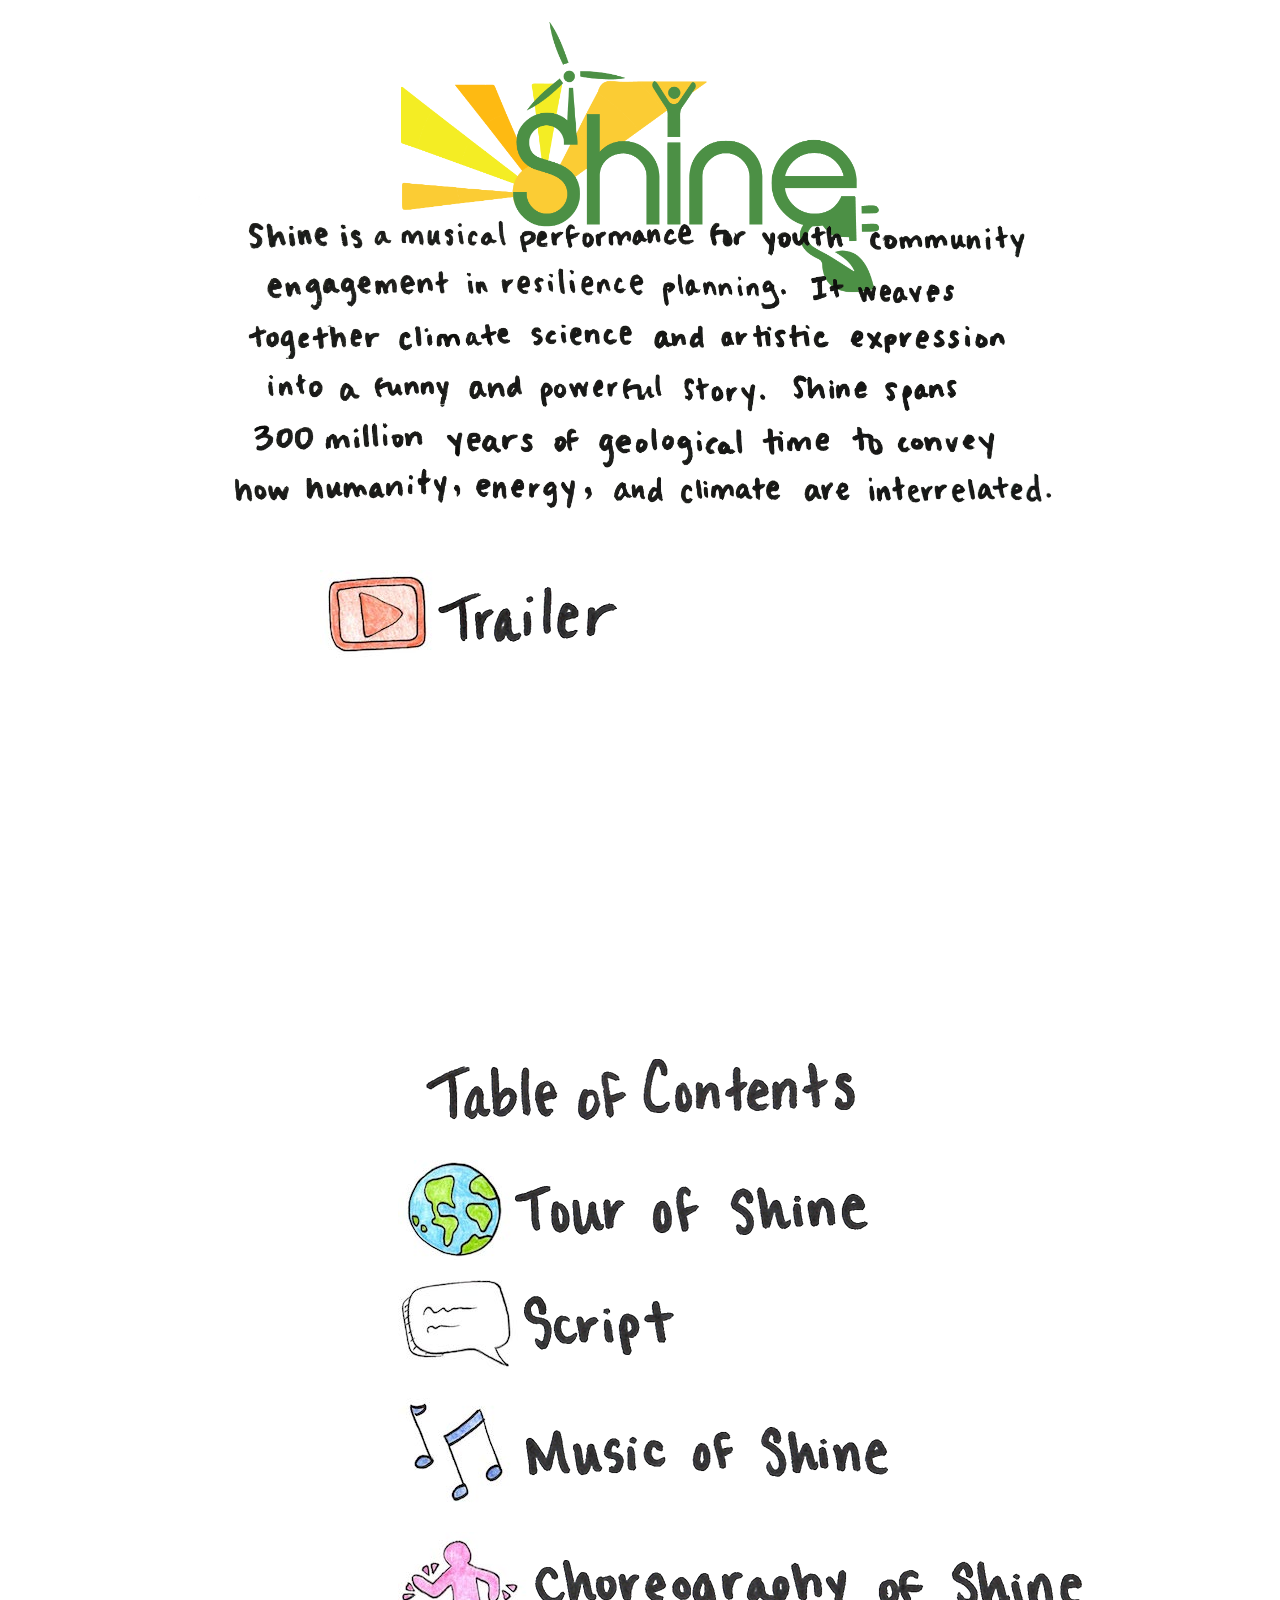
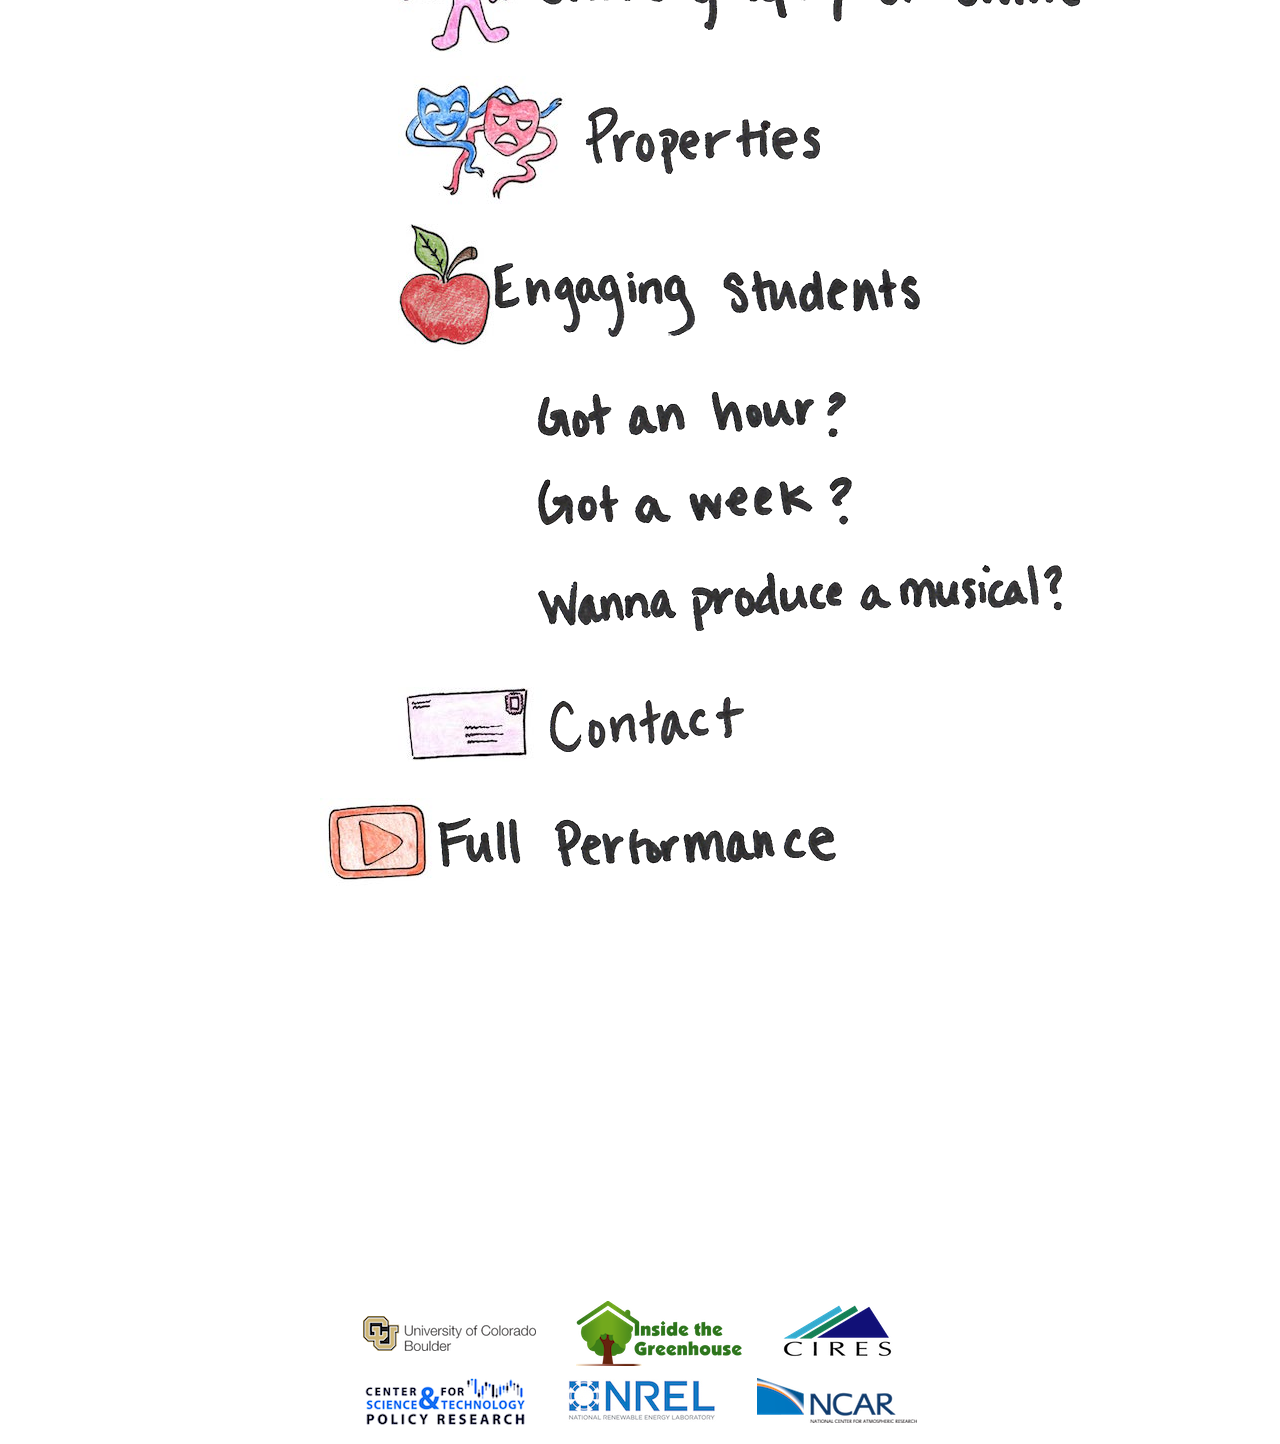
<file: index.html>
<!doctype html>
<html lang = "en">
	<head>
	<meta charset="utf-8">
		<title>
			Shine
		</title>

		<link href = "css/shine.css" rel = "stylesheet">

	</head>
	
	<body>
	<div id = #wrapper>
		<div class = "main_flex_container">

			<img class = "flex_item" src = "assets/shine_logo.png" id = "shine_logo" style = "width: 40%;">

			<img class = "flex_item" src = "assets/shine_blurb.png" id = "blurb">
			<!--<p class = "flex_item" style = "font-family: helvetica; font-size: 100%;">Shine is a musical performance for youth community engagement in resilience planning. It weaves together climate science and artistic expression into a funny and powerful story. Shine spans 300 million years of geological time to convey how humanity, energy, and climate are interrelated.</p>-->

			<div>
			<a href = "https://vimeo.com/217043976" target = "_blank"><span class = "flex_row"><img class = "icons" src = "assets/play_icon.jpg"><img class = "labels" src = "assets/trailer.png"></span></a>
			<iframe src="https://player.vimeo.com/video/217043976" width="640" height="360" frameborder="0" webkitallowfullscreen mozallowfullscreen allowfullscreen></iframe>
			</div>
			<br>
			<br>
			<span><img class = "flex_item" src = "assets/table_of_contents.png" class = "labels"></span>
			<br>
			<br>
				<div class = "table_flex_container">
					<a href = "shine_tour.html" target = "_blank"><span class = "flex_row"><img class = "icons" src = "assets/globe.jpg"><img class = "labels" src = "assets/tour_of_shine.png"></span></a>
					<br>
					<a href = "https://drive.google.com/file/d/1TXX4C_ZruhuWERZ0heG1X1hPesuLTdmy/view?usp=sharing" target = "_blank"><span class = "flex_row"><img class = "icons" src = "assets/speech_bubble.jpg"><img class = "labels" src = "assets/script.png"></span></a>
					<br>
					<a href = "shine_music.html"><span class = "flex_row"><img class = "icons" src = "assets/notes.jpg"><img class = "labels" src = "assets/music_of_shine.png"></span></a>
					<br>
					<a href = "shine_choreography.html"><span class = "flex_row"><img class = "icons" src = "assets/dance_guy.jpg"><img class = "labels" src = "assets/choreography_of_shine.png"></span></a>
					<br>
					<!--will add when available-->
					<a href = "#" target = "_blank"><span class = "flex_row"><img class = "icons" src = "assets/drama.jpg"><img class = "labels" src = "assets/properties.png"></span></a>
					<br>
					<span class = "flex_row"><img class = "icons" src = "assets/apple.jpg"><img class = "labels" src = "assets/engaging_students.png"></span>
						<ul class = "flex_list">
							<a href = "https://drive.google.com/file/d/0B14SI_-Ys4x8NUl2b01jMDR3aTA/view?usp=sharing" target = "_blank"><span><li><img src = "assets/hour.png"></li></span></a>
							<br>
							<br>
							<a href = "https://drive.google.com/open?id=0B14SI_-Ys4x8Mk03MWRsM0xmUUk"><span><li><img src = "assets/week.png" target = "_blank"></li></span></a>
							<br>
							<br>
							<a href = "https://drive.google.com/file/d/1bEwtv88CCChP3tUCBCa_54R-1EJdSbDL/view?usp=sharing"><span><li><img src = "assets/musical.png" target = "_blank"></li></span></a>
							<br>
							<br>
						</ul>
					<a href="mailto:beth.osnes@colorado.edu"><span class = "flex_row"><img class = "icons" src = "assets/letter.jpg"><img class = "labels" src = "assets/contact.png"></span></a>
				</div>
				<br>
				<br>
				<div>
				<a href = "https://vimeo.com/194833723" target = "_blank"><span class = "flex_row"><img class = "icons" src = "assets/play_icon.jpg"><img class = "labels" src = "assets/full_performance.png"></span></a>
				<iframe class = "flex_item" src="https://player.vimeo.com/video/194833723" width="640" height="360" frameborder="0" webkitallowfullscreen mozallowfullscreen allowfullscreen></iframe>
				</div>
				<footer>
					<span class = "flex_row">
					<a href = "http://www.colorado.edu/" target = "_blank"><img class = "flex_item" id = "footer_item" src = "assets/cu_logo.png"></a>
					<a href = "http://www.insidethegreenhouse.org/" target = "_blank"><img class = "flex_item" id = "footer_item" src = "assets/itg_logo.png"></a>
					<a href = "http://cires.colorado.edu/" target = "_blank"><img class = "flex_item" id = "footer_item" src = "assets/cires_logo.png"></a>
					</span>
					<span class = "flex_row">
					<a href = "http://sciencepolicy.colorado.edu/" target = "_blank"><img class = "flex_item" id = "footer_item" src = "assets/cstpr_logo.png"></a>
					<a href = "http://www.nrel.gov/" target = "_blank"><img class = "flex_item" id = "footer_item" src = "assets/nrel_logo.jpg"></a>
					<a href = "https://ncar.ucar.edu/" target = "_blank"><img class = "flex_item" id = "footer_item" src = "assets/ncar_logo.png"></a>
					</span>
				</footer>

		</div>

	</div>
	</body>
</html>
</file>
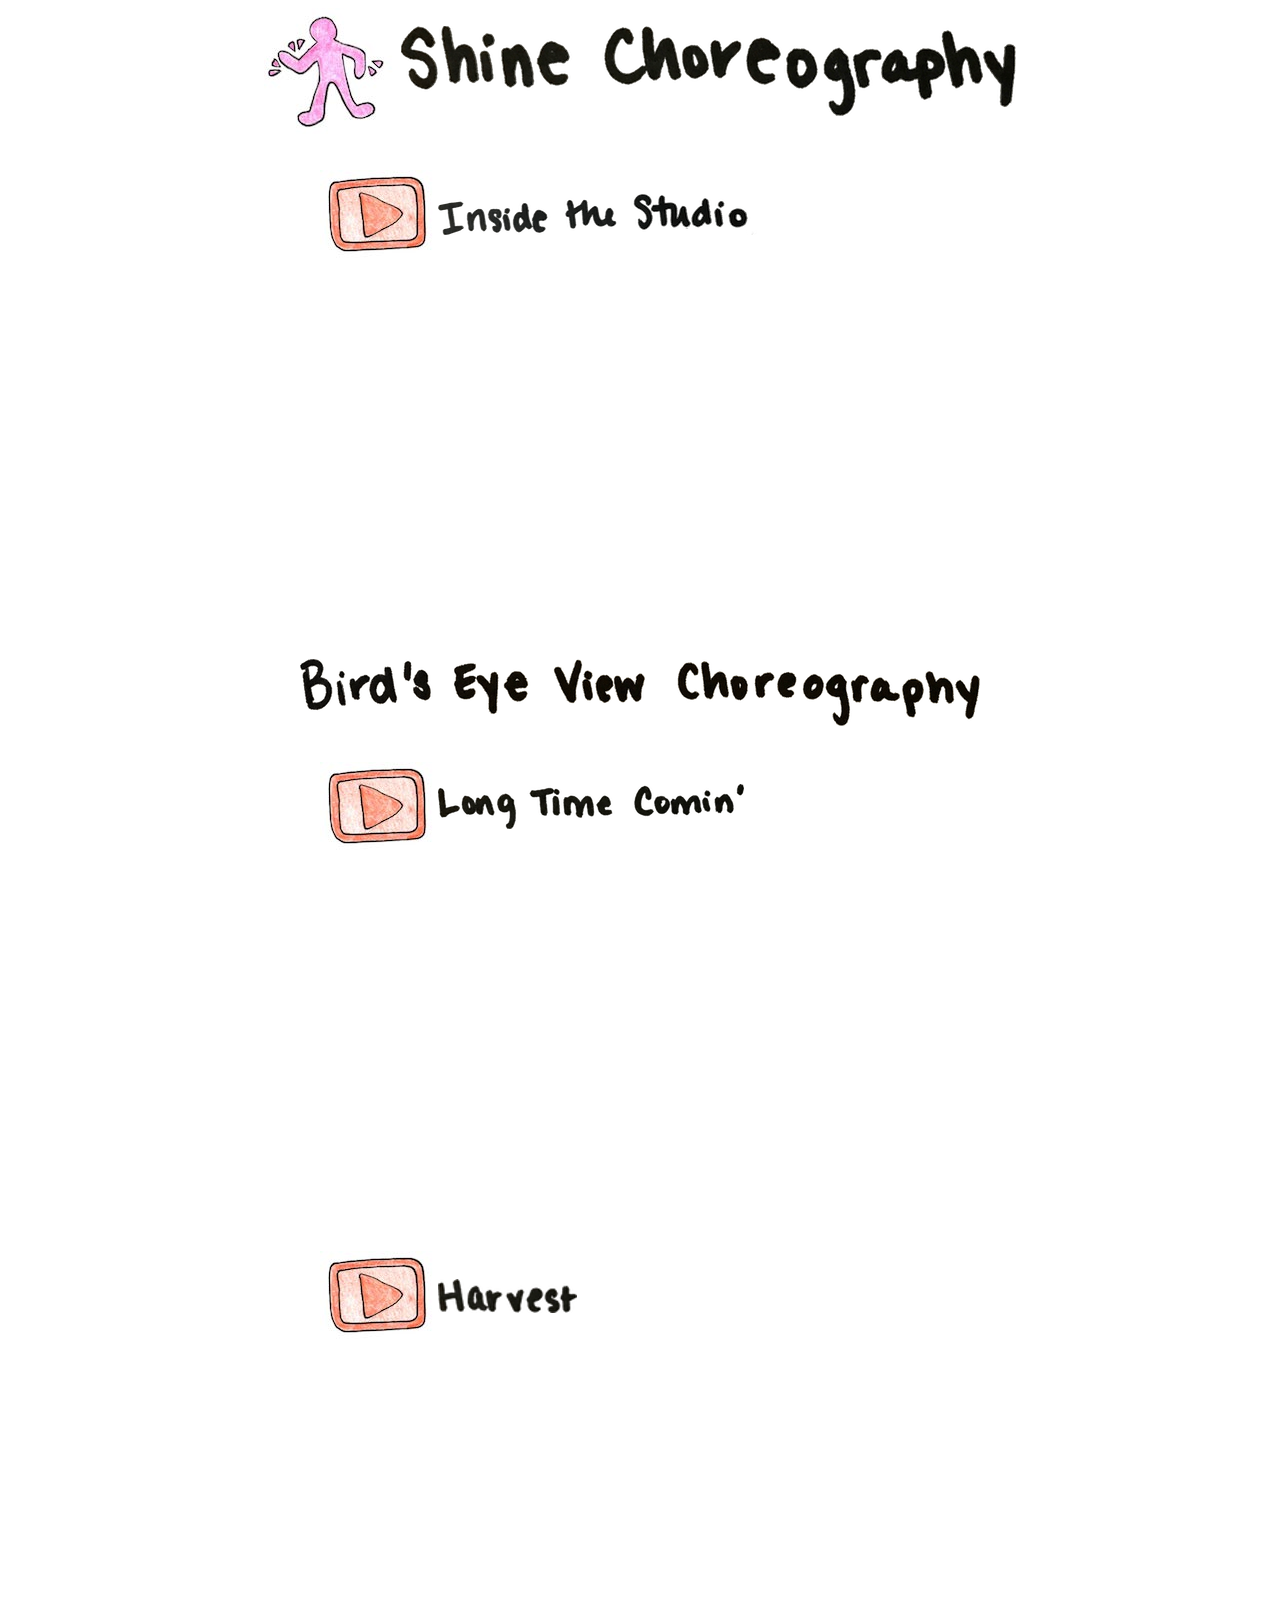
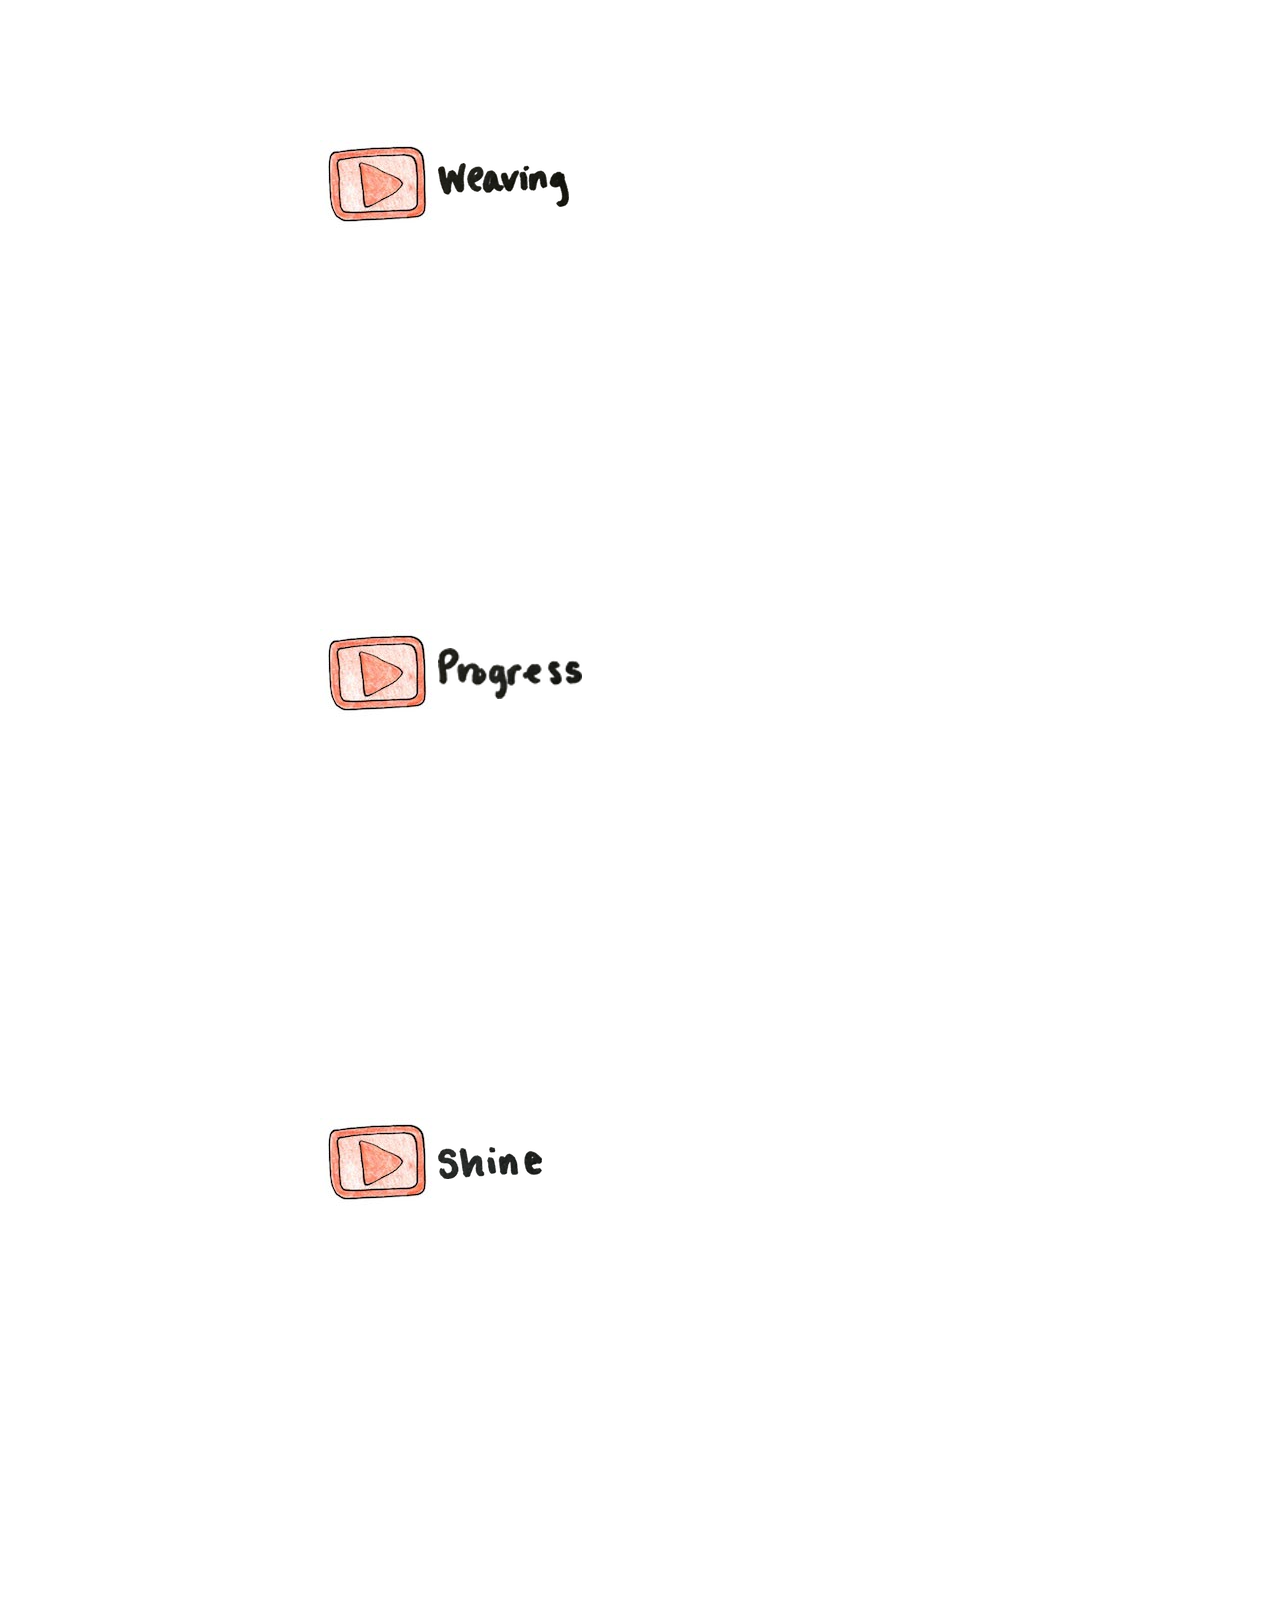
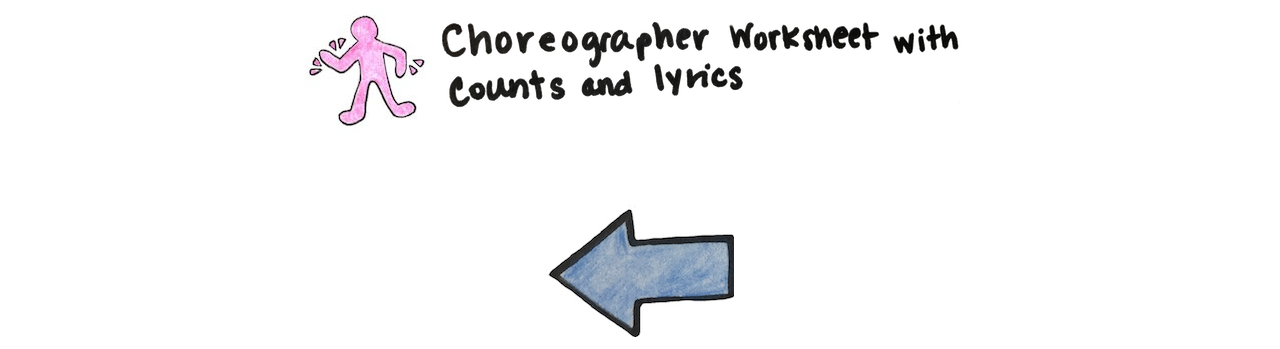
<file: shine_choreography.html>
<!doctype html>
<html lang = "en">
	<head>
	<meta charset="utf-8">
		<title>
			Shine Choreography
		</title>

		<link href = "css/shine.css" rel = "stylesheet">

	</head>
	
	<body>
	<div id = #wrapper>
		<div class = "main_flex_container">

			<span class = "flex_row"><img class = "icons" src = "assets/dance_guy.jpg"><img class = "labels" src = "assets/shine_choreography.png"></span>
			<br>
			<br>
			<div>
			<!--arthur special embed-->
			<a href = "https://vimeo.com/216902188" target = "_blank"><span class = "flex_row"><img class = "icons" src = "assets/play_icon.jpg"><img class = "labels" src = "assets/inside_the_studio.png"></span></a>
			<iframe src="https://player.vimeo.com/video/216902188" width="640" height="360" frameborder="0" webkitallowfullscreen mozallowfullscreen allowfullscreen></iframe>
			</div>
			<br>
			<br>
			<img class = "flex_item" src = "assets/birds_eye_choreography.png" class = "labels">
			<br>
			<br>
			<div>
			<a href = "https://vimeo.com/217015607" target = "_blank"><span class = "flex_row"><img class = "icons" src = "assets/play_icon.jpg"><img class = "flex_item" src = "assets/long_time_comin.png" class = "labels"></span></a>
			<iframe src="https://player.vimeo.com/video/217015607" width="640" height="360" frameborder="0" webkitallowfullscreen mozallowfullscreen allowfullscreen></iframe>
			</div>
			<br>
			<br>
			<div>
			<a href = "https://vimeo.com/217015452" target = "_blank"><span class = "flex_row"><img class = "icons" src = "assets/play_icon.jpg"><img class = "flex_item" src = "assets/harvest.png" class = "labels"></span></a>
			<iframe src="https://player.vimeo.com/video/217015452" width="640" height="360" frameborder="0" webkitallowfullscreen mozallowfullscreen allowfullscreen></iframe>
			</div>
			<br>
			<br>
			<div>
			<a href = "https://vimeo.com/217015849" target = "_blank"><span class = "flex_row"><img class = "icons" src = "assets/play_icon.jpg"><img class = "flex_item" src = "assets/weaving.png" class = "labels"></span></a>
			<iframe src="https://player.vimeo.com/video/217015849" width="640" height="360" frameborder="0" webkitallowfullscreen mozallowfullscreen allowfullscreen></iframe>
			</div>
			<br>
			<br>
			<div>
			<a href = "https://vimeo.com/217015719" target = "_blank"><span class = "flex_row"><img class = "icons" src = "assets/play_icon.jpg"><img class = "flex_item" src = "assets/progress.png" class = "labels"></span></a>
			<iframe src="https://player.vimeo.com/video/217015719" width="640" height="360" frameborder="0" webkitallowfullscreen mozallowfullscreen allowfullscreen></iframe>
			</div>
			<br>
			<br>
			<div>
			<a href = "https://vimeo.com/217015793" target = "_blank"><span class = "flex_row"><img class = "icons" src = "assets/play_icon.jpg"><img class = "flex_item" src = "assets/shine.png" class = "labels"></span></a>
			<iframe src="https://player.vimeo.com/video/217043976" width="640" height="360" frameborder="0" webkitallowfullscreen mozallowfullscreen allowfullscreen></iframe>
			</div>
			<br>
			<br>
			<div>
			<a href = "https://drive.google.com/file/d/1wMA343os9sUuTLRIdsRQ_0CxtXAQqzXT/view?usp=sharing" target = "_blank"><span class = "flex_row"><img class = "icons" src = "assets/dance_guy.jpg"><img src = "assets/choreographer_worksheet.png" class = "flex_item" class = "labelss"></span></a>
			</div>
			<br>
			<br>
			<br>
			<br>
			<a href = "index.html"><img src = "assets/back_button.jpg" class = "flex_item"></a>
		</div>

	</div>
	</body>
</html>
</file>
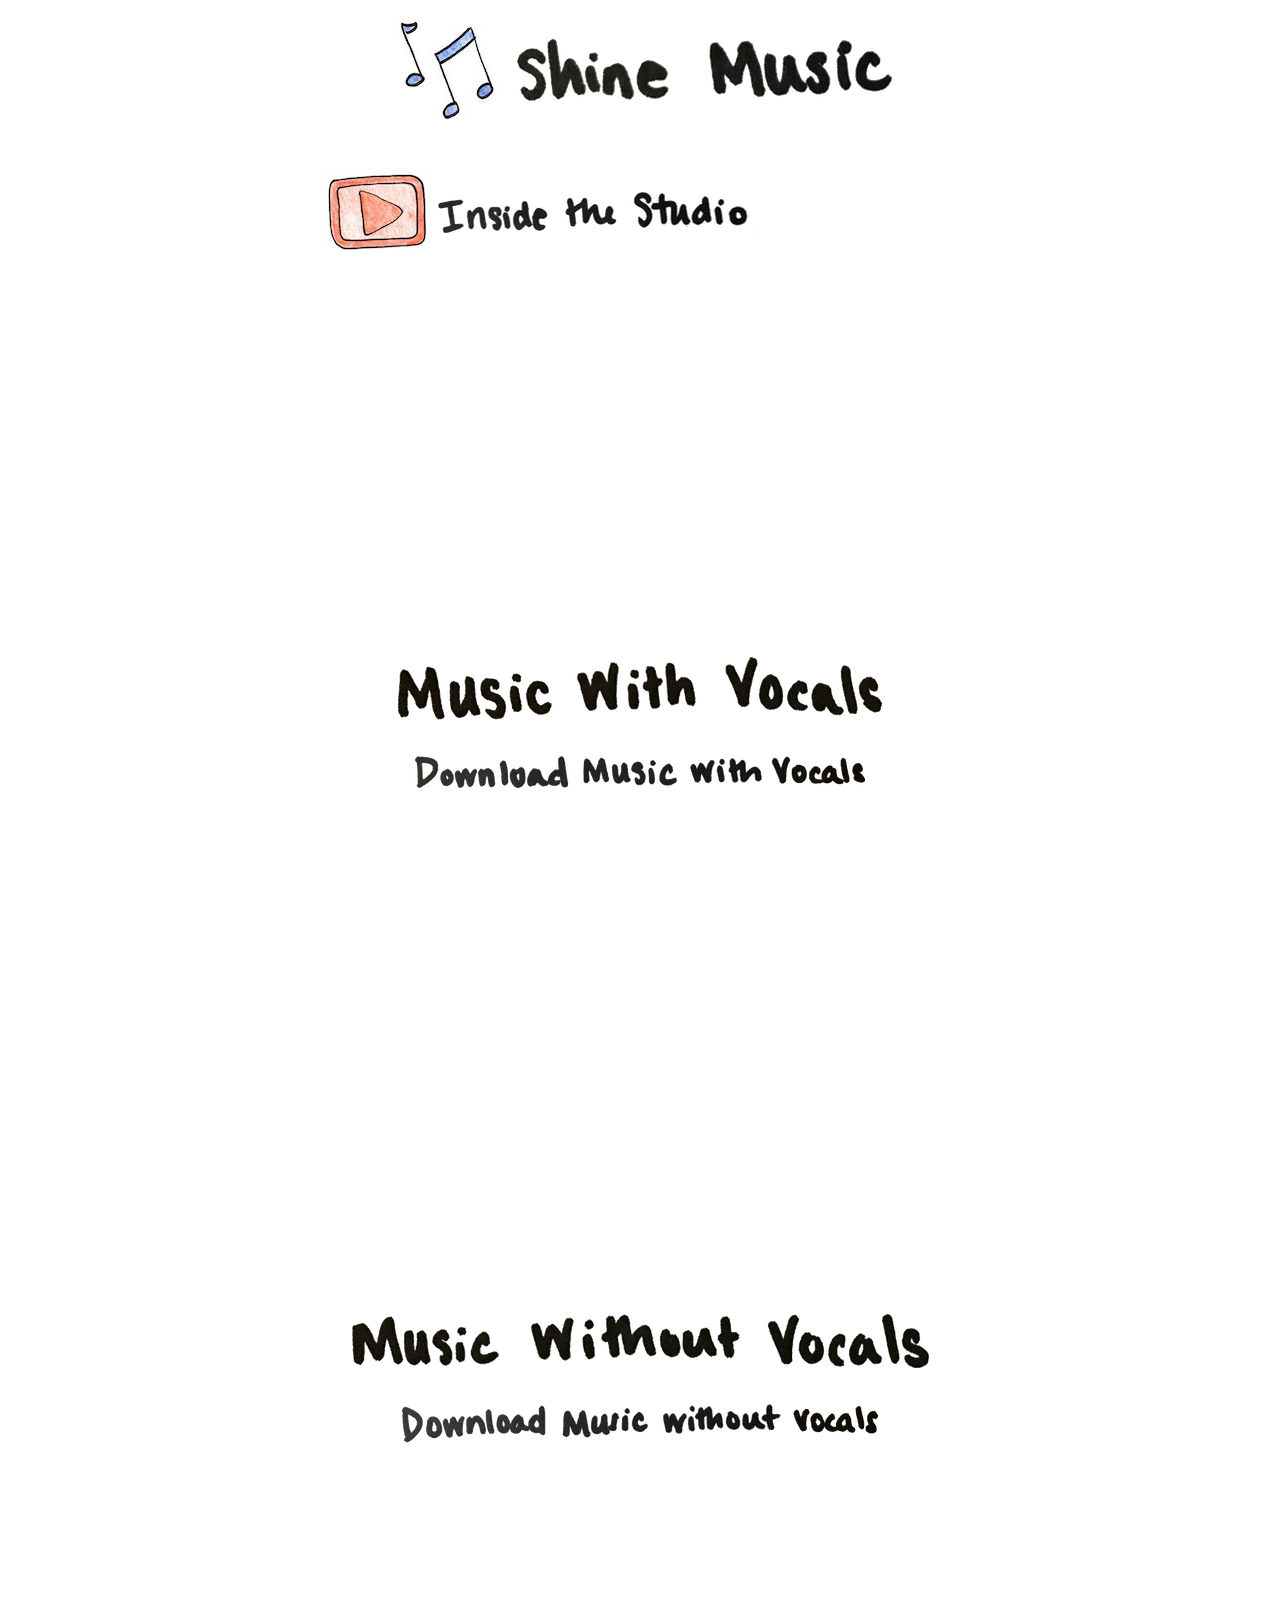
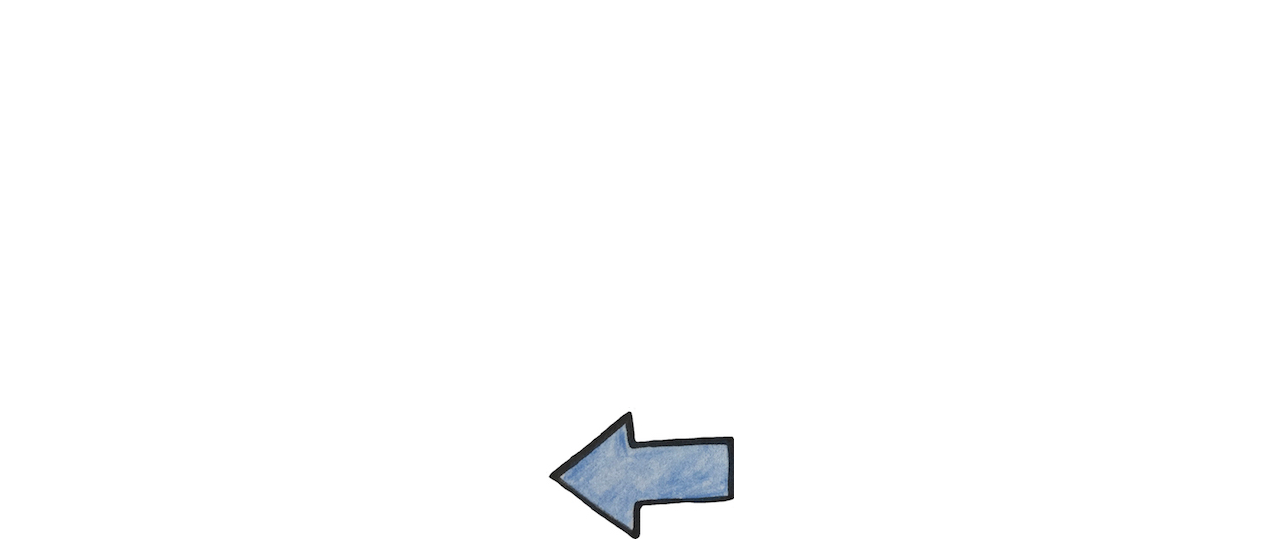
<file: shine_music.html>
<!doctype html>
<html lang = "en">
	<head>
	<meta charset="utf-8">
		<title>
			Shine Music
		</title>

		<link href = "css/shine.css" rel = "stylesheet">
		
	</head>
	
	<body>
	<div id = #wrapper>
		<div class = "main_flex_container">

			<span class = "flex_row"><img class = "icons" src = "assets/notes.jpg"><img class = "labels" src = "assets/shine_music.png"></span>
			<br>
			<br>
			<div>
			<!--tom special embed-->
			<a href = "https://vimeo.com/217016473"><span class = "flex_row"><img class = "icons" src = "assets/play_icon.jpg"><img class = "labels" src = "assets/inside_the_studio.png"></span></a>
			<iframe src="https://player.vimeo.com/video/217016473" width="640" height="360" frameborder="0" webkitallowfullscreen mozallowfullscreen allowfullscreen></iframe>
			</div>
			<br>
			<br>
			<img class = "flex_item" src = "assets/music_vocals.png" class = "labels">
			<br>
			<br>
			<a href = "shine_with_vocals.zip" download><img class = "flex_item" src = "assets/download_vocals.png" class = "labels"></a>
			<br>
			<br>
			<iframe width="50%" height="450" scrolling="no" frameborder="no" src="https://w.soundcloud.com/player/?url=https%3A//api.soundcloud.com/playlists/323068707&amp;auto_play=false&amp;hide_related=false&amp;show_comments=false&amp;show_user=true&amp;show_reposts=false&amp;visual=false"></iframe>
			<br>
			<br>
			<img class = "flex_item" src = "assets/music_without_vocals.png" class = "labels">
			<br>
			<br>
			<a href = "shine_without_vocals.zip" download><img class = "flex_item" src = "assets/download_without_vocals.png" class = "labels"></a>
			<br>
			<br>
			<iframe width="50%" height="450" scrolling="no" frameborder="no" src="https://w.soundcloud.com/player/?url=https%3A//api.soundcloud.com/playlists/323076213&amp;auto_play=false&amp;hide_related=false&amp;show_comments=false&amp;show_user=true&amp;show_reposts=false&amp;visual=false"></iframe>
			<br>
			<br>
			<br>
			<br>
			<a href = "index.html"><img src = "assets/back_button.jpg" class = "flex_item"></a>
		</div>

	</div>
	</body>
</html>
</file>
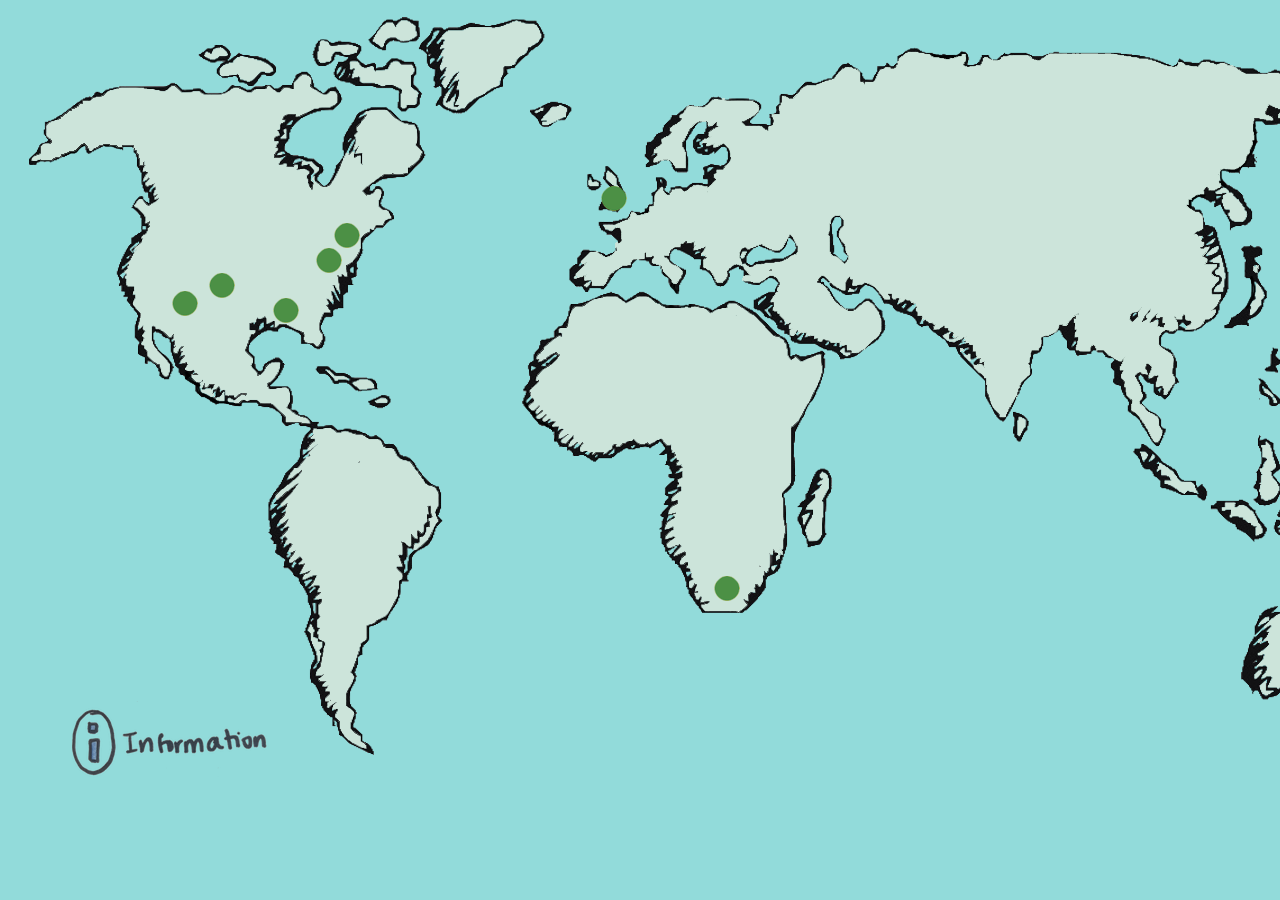
<file: shine_tour.html>
<!doctype html>
<html lang = "en">
	<head>
	<meta charset="utf-8">
		<title>
			Interactive Map 
		</title>

		<link href = "css/map.css" rel = "stylesheet">

	</head>
	
	<body>
		<div id = "wrapper">
			<img id = "map" src = "assets/hand_world_image_map.png" alt = "map" usemap = "#map1">
			<map name = "map1" id = "map1">
			    <area id = "new_york" shape = "poly" coords="312,242,332,245,330,263,311,259" />
			    <area id = "connecticut" shape = "poly" coords="331,217,351,221,348,236,330,234" />
			    <area id = "new_orleans" shape = "poly" coords="270,290,290,298,286,314,265,309" />
			    <area id = "boulder" shape = "poly" coords="205,265,227,270,224,291,204,283" />
			    <area id = "tuba_city" shape = "poly" coords="167,284,191,287,183,307,165,302" />
			    <area id = "london" shape = "poly" coords="598,179,621,180,617,202,594,200" />
			    <area id = "south_africa" shape = "poly" coords="707,568,733,568,729,592,707,592" />
			</map>
			<img src = "assets/info.png" id = "info">
		</div>
		
		<script src = "js/shine_tour.js"></script>
	
	</body>
</html>
</file>
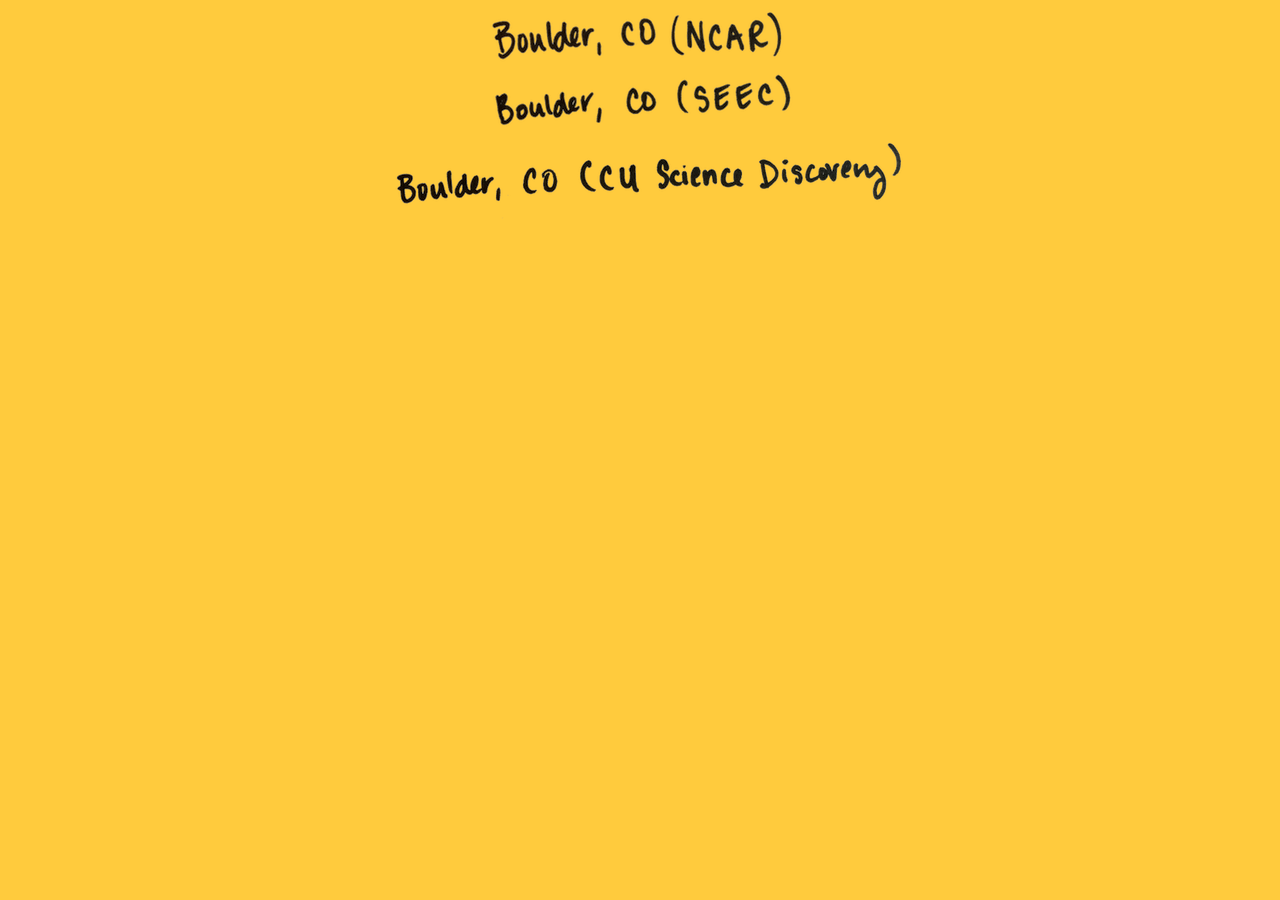
<file: locations/boulder.html>
<!doctype html>
<html lang = "en">
	<head>
	<meta charset="utf-8">
		<title>
			BOULDER, CO LOCATIONS
		</title>

		<link href = "../css/locations.css" rel = "stylesheet">

	</head>
	
	<body>
		<div id = "wrapper">
			<a href = "boulder_ncar.html"><img src = "../assets/boulder_ncar.png" id = "title" alt = "title"></a>
			<a href = "boulder_seec.html"><img src = "../assets/boulder_seec.png" id = "title" alt = "title"></a>
			<a href = "boulder_cu.html"><img src = "../assets/boulder_cu.png" id = "title" alt = "title"></a>
		</div>

	</body>
</html>
</file>
<file: css/shine.css>
/*#wrapper{
   max-width: 1200px;
   width: 100%;
   margin: auto;
}*/

.main_flex_container{
   display: -webkit-flex;
   display: flex;
   -webkit-flex-direction: column;
   flex-direction: column;
   -webkit-align-items: center;
   align-items: center;
   -webkit-justify-content: center;
   justify-content: center;
}

.table_flex_container{
   /*display: -webkit-flex;
   display: flex;
   -webkit-flex-direction: column;
   flex-direction: column;
   -webkit-align-items: flex-start;
   align-items: flex-start;
   -webkit-justify-content: flex-start;
   justify-content: flex-start;*/
   text-align: left;
   margin-left: 200px;
}

.flex_list{
   /*display: -webkit-flex;
   display: flex;
   -webkit-flex-direction: column;
   flex-direction: column;
   -webkit-align-items: flex-start;
   align-items: flex-start;
   -webkit-justify-content: center;
   justify-content: center;*/
   margin-left: 100px;
   text-align: left;
}

.flex_row{
   display: -webkit-flex;
   display: flex;
   flex: 1 1 auto;
   -webkit-flex-direction: row;
   flex-direction: row;
   -webkit-align-items: center;
   align-items: center;
}

#shine_logo{
   width: 65%;
}

#blurb{
   margin-top: -120px;
   width: 70%;
}

a{
	text-decoration: none;
}

ul{
   list-style: none;
}

footer{
   margin-top: 50px;
}

#footer_item{
   margin-left: 20px;
   margin-right: 20px;
}
</file>
<file: css/map.css>
#wrapper{
	max-width: 1500px;
	width: 100%;
}

body{
	width: 100%;
	background-color: #92dbda;
}

#map{
	/*width: 100%;*/
}

#info{
	margin-left: 5%;
	margin-top: -5%;
}
</file>
<file: css/locations.css>
#wrapper{
	max-width: 500px;
	width: 100%;
	margin: auto;
}

body{
	background-color: #ffcb3d;
	font-family: 'Coming Soon', helvetica, sans-serif;
	font-weight: bolder;
	font-size: 1.3em;
	text-align: center;
}

a{
	text-decoration: none;
	color: #80c5e4;
}

#description{
	text-align: center;
}

iframe{
	width: 100%;
}
</file>
